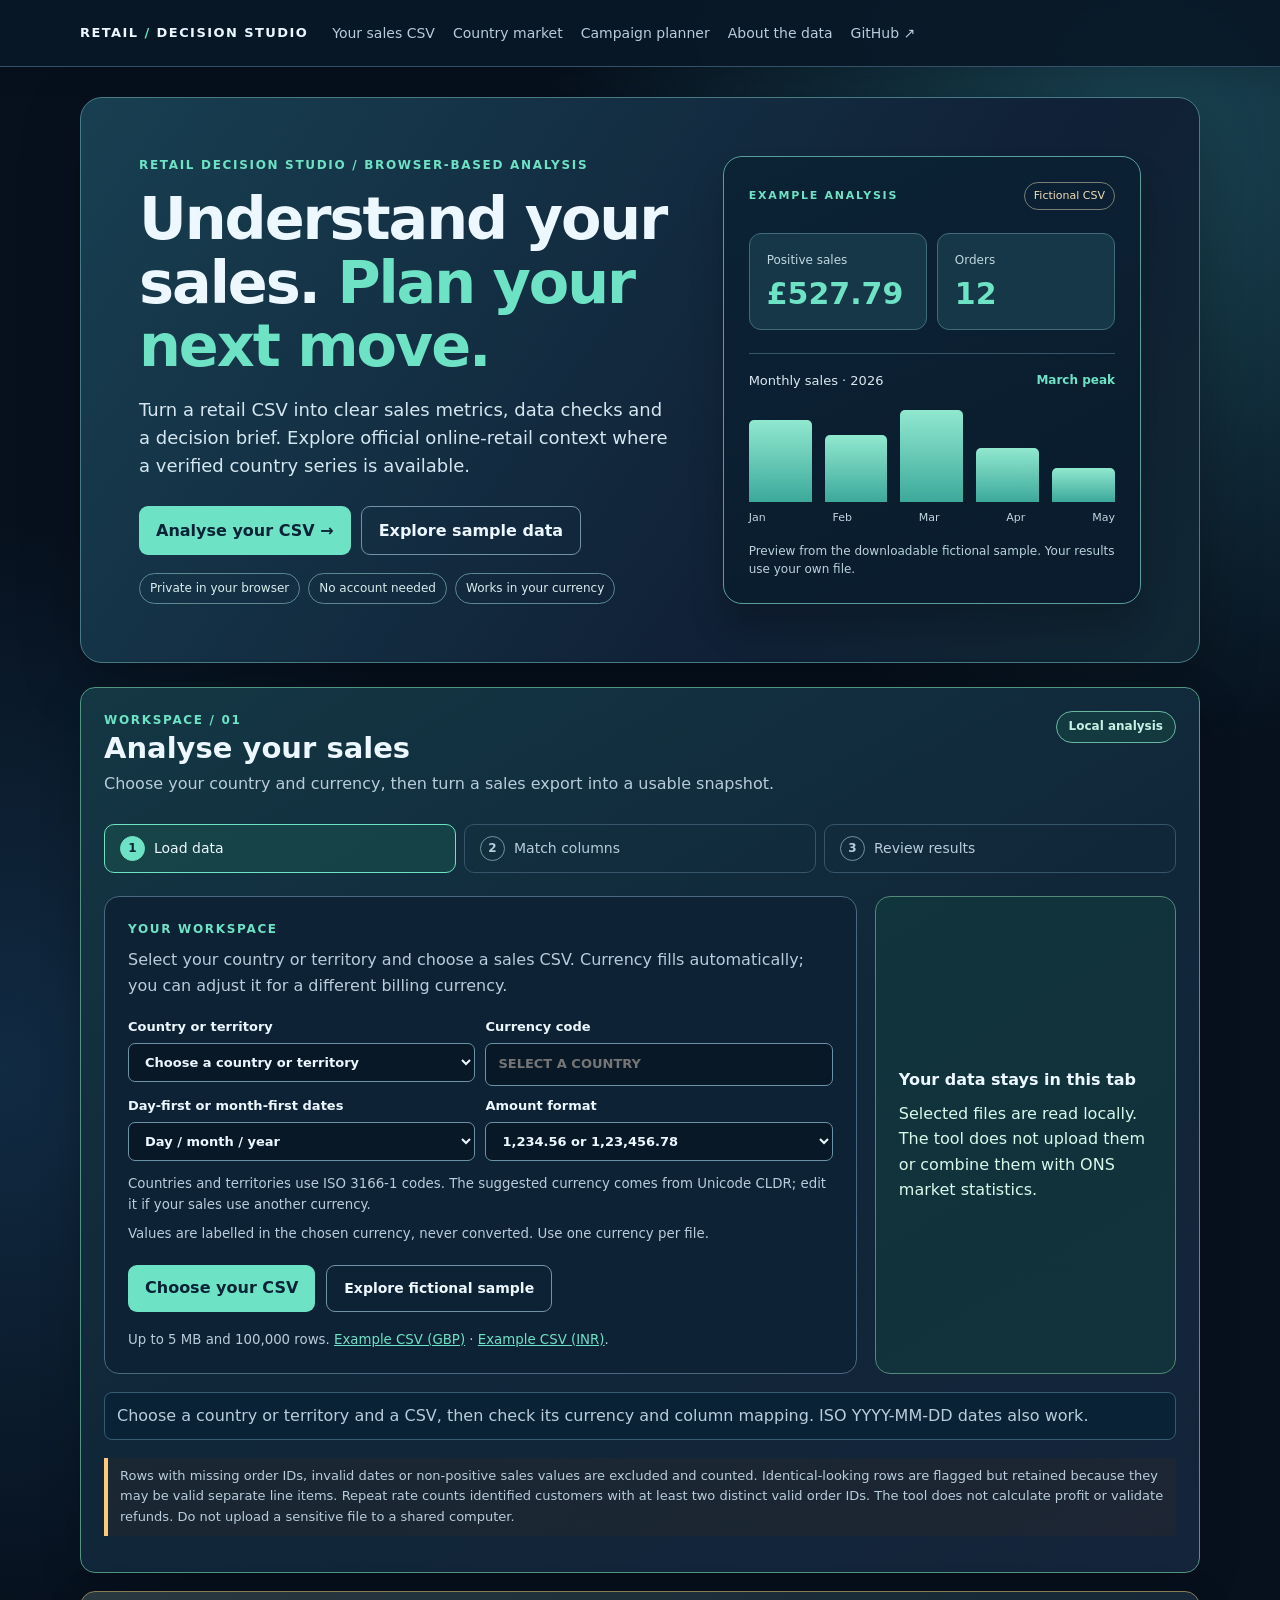
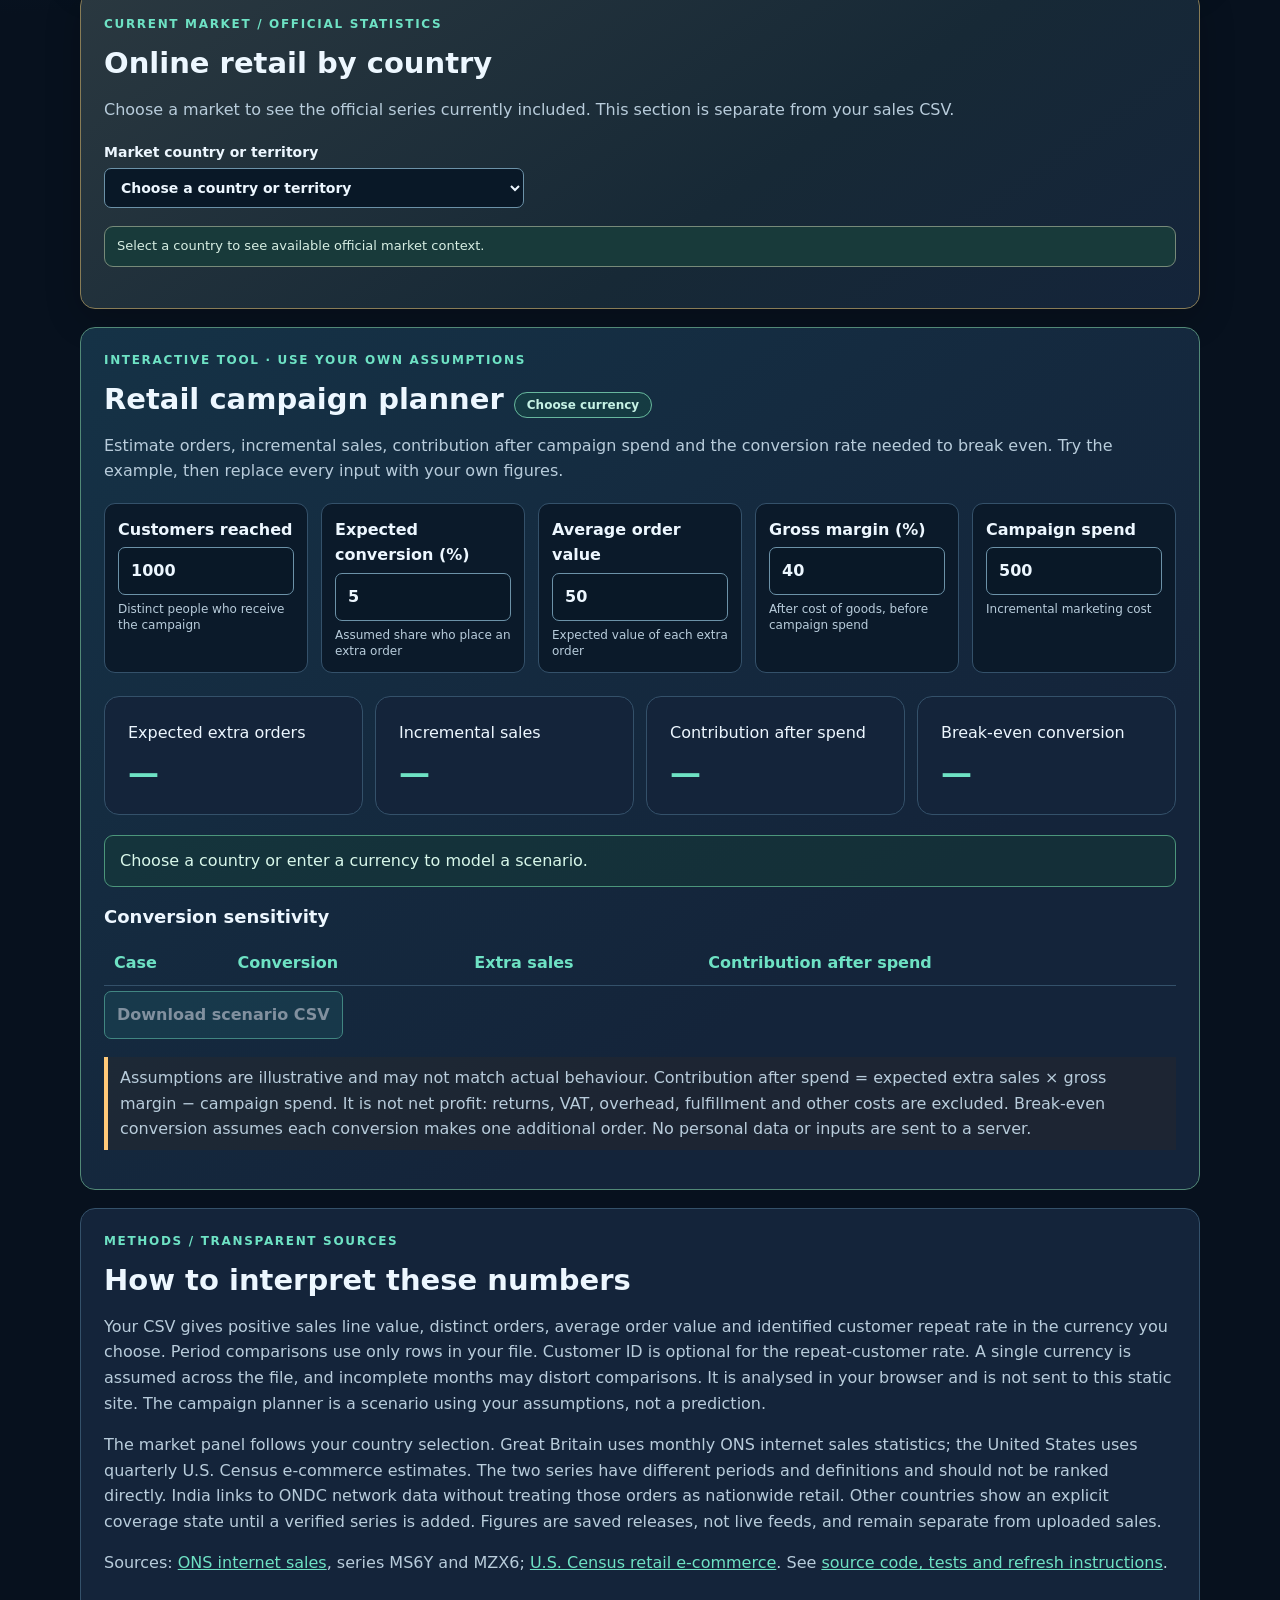
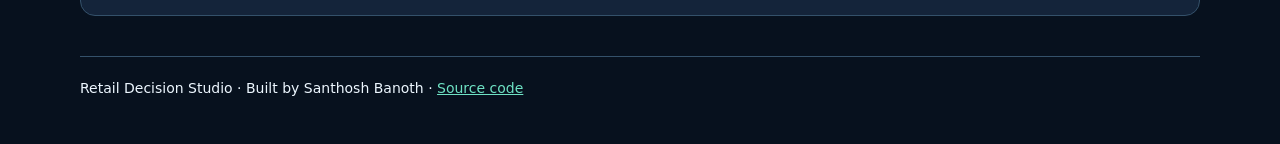
<file: index.html>
<!doctype html><html lang="en"><head><meta charset="utf-8"><meta name="viewport" content="width=device-width, initial-scale=1"><meta name="description" content="Analyse sales from any country in your own currency, explore official Great Britain market context, and model a campaign scenario."><title>Retail Decision Studio · Your sales and current market</title><link rel="stylesheet" href="style.css?v=hero-2026-09"></head><body>
<a class="skip" href="#main">Skip to content</a><header class="topbar"><div class="topbar-inner"><a class="brand" href="#overview">RETAIL<span> / </span>DECISION STUDIO</a><nav aria-label="Main navigation"><a href="#your-data">Your sales CSV</a><a href="#current-market">Country market</a><a href="#scenario">Campaign planner</a><a href="#about">About the data</a><a href="https://github.com/Banoth281/retail-growth-retention-decision-studio">GitHub ↗</a></nav></div></header>
<main id="main"><div class="hero" id="overview"><div class="hero-copy"><p class="eyebrow">Retail Decision Studio / browser-based analysis</p><h1>Understand your sales. <em>Plan your next move.</em></h1><p class="lede">Turn a retail CSV into clear sales metrics, data checks and a decision brief. Explore official online-retail context where a verified country series is available.</p><div class="actions"><a class="button" href="#your-data">Analyse your CSV →</a><a class="button secondary" href="#your-data" id="hero-sample">Explore sample data</a></div><p class="hero-trust"><span>Private in your browser</span><span>No account needed</span><span>Works in your currency</span></p></div><div class="hero-preview" aria-label="Preview of fictional example sales analysis"><div class="preview-top"><span class="preview-label">EXAMPLE ANALYSIS</span><span class="preview-pill">Fictional CSV</span></div><div class="preview-stats"><div><span>Positive sales</span><strong>£527.79</strong></div><div><span>Orders</span><strong>12</strong></div></div><div class="preview-chart"><div class="preview-chart-title"><span>Monthly sales · 2026</span><strong>March peak</strong></div><div class="preview-columns" aria-hidden="true"><span style="height:89%"></span><span style="height:73%"></span><span style="height:100%"></span><span style="height:58%"></span><span style="height:37%"></span></div><div class="preview-labels"><span>Jan</span><span>Feb</span><span>Mar</span><span>Apr</span><span>May</span></div></div><p>Preview from the downloadable fictional sample. Your results use your own file.</p></div></div>
<section id="your-data" class="own-tool"><div class="section-heading"><div><p class="eyebrow">Workspace / 01</p><h2>Analyse your sales</h2><p>Choose your country and currency, then turn a sales export into a usable snapshot.</p></div><span class="tool-badge">Local analysis</span></div><ol class="steps" aria-label="Analysis steps"><li id="step-load" class="active"><span>1</span> Load data</li><li id="step-map"><span>2</span> Match columns</li><li id="step-review"><span>3</span> Review results</li></ol>
<div class="upload-panel"><div><p class="eyebrow">Your workspace</p><p>Select your country or territory and choose a sales CSV. Currency fills automatically; you can adjust it for a different billing currency.</p><div class="global-fields"><label>Country or territory<select id="country-name" aria-describedby="country-help"><option value="">Choose a country or territory</option></select></label><label>Currency code<input id="currency-code" type="text" value="" maxlength="3" placeholder="Select a country" aria-describedby="currency-help"></label><label>Day-first or month-first dates<select id="date-format"><option value="DMY">Day / month / year</option><option value="MDY">Month / day / year</option></select></label><label>Amount format<select id="number-format"><option value="dot">1,234.56 or 1,23,456.78</option><option value="comma">1.234,56</option></select></label></div><small id="country-help">Countries and territories use ISO 3166-1 codes. The suggested currency comes from Unicode CLDR; edit it if your sales use another currency.</small><small id="currency-help">Values are labelled in the chosen currency, never converted. Use one currency per file.</small><div class="upload-actions"><label class="file-button" for="sales-file">Choose your CSV<input id="sales-file" type="file" accept=".csv,text/csv"></label><button id="load-sample" class="button secondary" type="button">Explore fictional sample</button></div><small>Up to 5 MB and 100,000 rows. <a href="sample_sales.csv" download>Example CSV (GBP)</a> · <a href="sample_india_sales.csv" download>Example CSV (INR)</a>.</small></div><div class="privacy"><strong>Your data stays in this tab</strong><p>Selected files are read locally. The tool does not upload them or combine them with ONS market statistics.</p></div></div>
<p id="csv-status" role="status" aria-live="polite">Choose a country or territory and a CSV, then check its currency and column mapping. ISO YYYY-MM-DD dates also work.</p>
<div id="csv-mapping" class="workspace-panel" hidden><p class="eyebrow">Step 2 / check the mapping</p><h3>Match your columns</h3><p>Confirm the three required fields. Add Customer ID only if you want a repeat-customer rate.</p><div class="planner-fields"><label>Order date <select id="column-date"></select></label><label>Order ID <select id="column-order"></select></label><label>Sales value <select id="column-value"></select></label><label>Customer ID (optional) <select id="column-customer"></select></label></div><button id="own-run" type="button">Analyse sales →</button></div>
<div id="own-results" class="workspace-panel" hidden><div class="results-heading"><div><p class="eyebrow">Step 3 / decision snapshot</p><h3>Your sales summary</h3><small id="own-source"></small></div><span class="tool-badge">Ready to review</span></div><div class="planner-results"><div class="card">Positive sales value<div class="value" id="own-revenue"></div></div><div class="card">Distinct orders<div class="value" id="own-orders"></div></div><div class="card">Average order value<div class="value" id="own-aov"></div></div><div class="card">Identified customer repeat rate<div class="value" id="own-repeat"></div></div></div><p id="own-insight" class="planner-insight"></p><h3>Monthly positive sales value</h3><div id="own-bars" class="bars" role="img" aria-label="Monthly positive sales value from the selected CSV"></div><h3>Latest recorded periods</h3><p id="own-period" class="period-card"></p><h3>Data checks</h3><p id="own-quality"></p><div class="result-actions"><button id="own-export" type="button" disabled>Download monthly summary CSV</button><button id="own-brief" type="button" disabled>Download decision brief</button><button id="use-my-aov" class="button secondary" type="button">Use my order value in planner →</button></div></div>
<p class="note">Rows with missing order IDs, invalid dates or non-positive sales values are excluded and counted. Identical-looking rows are flagged but retained because they may be valid separate line items. Repeat rate counts identified customers with at least two distinct valid order IDs. The tool does not calculate profit or validate refunds. Do not upload a sensitive file to a shared computer.</p></section>
<section id="current-market" class="market-now"><p class="eyebrow">Current market / official statistics</p><h2>Online retail by country</h2><p>Choose a market to see the official series currently included. This section is separate from your sales CSV.</p><label class="market-picker">Market country or territory<select id="market-country" aria-label="Market country or territory"><option value="">Choose a country or territory</option></select></label><p id="market-empty" class="market-scope">Select a country to see available official market context.</p><div id="market-gb" hidden><div class="section-heading"><div><h3>Great Britain · ONS internet sales</h3><p>Latest available month <strong>2026-08</strong> · published <strong>18 September 2026</strong></p></div><span class="tool-badge">ONS data</span></div><p class="market-scope">Great Britain only; this is not UK-wide or your retailer’s sales.</p><div class="cards"><div class="card">Online share of retail sales<div class="value">28.8%</div><small>Seasonally adjusted, excluding fuel</small></div><div class="card">Average weekly online sales<div class="value">£2,827.9m</div><small>Weekly estimate, not monthly retailer revenue</small></div><div class="card">Online share vs 2025-08<div class="value">+1.1 pp</div><small>Percentage point change, not sales growth</small></div></div><h3>Online share by month · 2026</h3><div class="bars" role="img" aria-label="ONS online share of retail sales by month in 2026, bar scale 20 to 35 percent"><div class="barrow"><span>2026-01</span><div class="bartrack"><div class="barfill" style="width:52.7%"></div></div><span class="barvalue">27.9%</span></div><div class="barrow"><span>2026-02</span><div class="bartrack"><div class="barfill" style="width:55.3%"></div></div><span class="barvalue">28.3%</span></div><div class="barrow"><span>2026-03</span><div class="bartrack"><div class="barfill" style="width:60.0%"></div></div><span class="barvalue">29.0%</span></div><div class="barrow"><span>2026-04</span><div class="bartrack"><div class="barfill" style="width:55.3%"></div></div><span class="barvalue">28.3%</span></div><div class="barrow"><span>2026-05</span><div class="bartrack"><div class="barfill" style="width:59.3%"></div></div><span class="barvalue">28.9%</span></div><div class="barrow"><span>2026-06</span><div class="bartrack"><div class="barfill" style="width:62.7%"></div></div><span class="barvalue">29.4%</span></div><div class="barrow"><span>2026-07</span><div class="bartrack"><div class="barfill" style="width:56.0%"></div></div><span class="barvalue">28.4%</span></div><div class="barrow"><span>2026-08</span><div class="bartrack"><div class="barfill" style="width:58.7%"></div></div><span class="barvalue">28.8%</span></div></div><p class="note">Bars use a 20–35% visual scale to show monthly differences. These are national market measures, not your uploaded sales. The ONS may revise previous months; no later month is assumed before it is released.</p><small>Source: <a href="https://www.ons.gov.uk/businessindustryandtrade/retailindustry/datasets/retailsalesindexinternetsales">ONS Retail Sales Index internet sales</a>, series MS6Y and MZX6. Refresh with <code>python ons_context.py</code>, then <code>python build_site.py</code>.</small></div><div id="market-us" hidden><div class="section-heading"><div><h3>United States · Census retail e-commerce</h3><p>Latest included quarter <strong>2026 Q2</strong> · published <strong>18 August 2026</strong></p></div><span class="tool-badge">U.S. Census</span></div><p class="market-scope">Quarterly U.S. retail e-commerce; separate methodology and period from Great Britain’s monthly ONS series.</p><div class="cards"><div class="card">E-commerce share of retail sales<div class="value">17.1%</div><small>Seasonally adjusted, 2026 Q2</small></div><div class="card">Retail e-commerce sales<div class="value">$340.2bn</div><small>Seasonally adjusted, 2026 Q2; not adjusted for price changes</small></div><div class="card">E-commerce sales vs 2025 Q2<div class="value">+12.2%</div><small>Year-on-year change in seasonally adjusted estimate (±0.9 pp)</small></div></div><p class="note">The Census estimate is quarterly and follows a different definition from the ONS monthly Great Britain series. Do not compare these shares as a like-for-like country ranking.</p><small>Source: <a href="https://www.census.gov/retail/ecommerce.html">U.S. Census Bureau, Quarterly Retail E-Commerce Sales, 2026 Q2</a>.</small></div><div id="market-in" hidden><h3>India · source coverage</h3><p class="market-scope">No verified nationwide online-retail share series is included for India. The ONDC data below measure orders on that network only, not all Indian e-commerce.</p><p>Explore <a href="https://opendata.ondc.org/retail">ONDC retail orders open data</a>. Check its reporting dates and definitions before using a number in a decision.</p></div><div id="market-other" hidden><h3 id="market-other-title"></h3><p class="market-scope">No verified country-specific online-retail series has been added for this selection. The site will not substitute another country’s figures or invent a market estimate.</p><p>Your own CSV analysis and campaign scenario remain available in your selected currency.</p></div></section>
<section id="scenario" class="planner"><p class="eyebrow">Interactive tool · use your own assumptions</p><h2>Retail campaign planner <span id="planner-currency" class="tool-badge">Choose currency</span></h2><p>Estimate orders, incremental sales, contribution after campaign spend and the conversion rate needed to break even. Try the example, then replace every input with your own figures.</p>
<div class="planner-fields"><label>Customers reached<input id="reached" type="number" min="0" max="10000000" step="1" value="1000"><small>Distinct people who receive the campaign</small></label><label>Expected conversion (%)<input id="conversion" type="number" min="0" max="100" step="0.1" value="5"><small>Assumed share who place an extra order</small></label><label>Average order value <input id="basket" type="number" min="0" max="1000000" step="0.01" value="50"><small>Expected value of each extra order</small></label><label>Gross margin (%)<input id="margin" type="number" min="0" max="100" step="0.1" value="40"><small>After cost of goods, before campaign spend</small></label><label>Campaign spend <input id="spend" type="number" min="0" max="100000000" step="0.01" value="500"><small>Incremental marketing cost</small></label></div>
<p id="planner-error" role="alert" hidden>Enter valid numbers within the ranges shown.</p><div class="planner-results" aria-live="polite"><div class="card">Expected extra orders<div id="orders" class="value">50</div></div><div class="card">Incremental sales<div id="estimate" class="value">—</div></div><div class="card">Contribution after spend<div id="net" class="value">—</div></div><div class="card">Break-even conversion<div id="break-even" class="value">2.5%</div></div></div><p id="planner-insight" class="planner-insight">At these assumptions, estimated contribution covers campaign spend.</p>
<h3>Conversion sensitivity</h3><div class="table-scroll"><table><thead><tr><th>Case</th><th>Conversion</th><th>Extra sales</th><th>Contribution after spend</th></tr></thead><tbody id="sensitivity"></tbody></table></div><button id="planner-export" type="button">Download scenario CSV</button><p class="note">Assumptions are illustrative and may not match actual behaviour. Contribution after spend = expected extra sales × gross margin − campaign spend. It is not net profit: returns, VAT, overhead, fulfillment and other costs are excluded. Break-even conversion assumes each conversion makes one additional order. No personal data or inputs are sent to a server.</p></section>
<section id="about"><p class="eyebrow">Methods / transparent sources</p><h2>How to interpret these numbers</h2><p>Your CSV gives positive sales line value, distinct orders, average order value and identified customer repeat rate in the currency you choose. Period comparisons use only rows in your file. Customer ID is optional for the repeat-customer rate. A single currency is assumed across the file, and incomplete months may distort comparisons. It is analysed in your browser and is not sent to this static site. The campaign planner is a scenario using your assumptions, not a prediction.</p><p>The market panel follows your country selection. Great Britain uses monthly ONS internet sales statistics; the United States uses quarterly U.S. Census e-commerce estimates. The two series have different periods and definitions and should not be ranked directly. India links to ONDC network data without treating those orders as nationwide retail. Other countries show an explicit coverage state until a verified series is added. Figures are saved releases, not live feeds, and remain separate from uploaded sales.</p><p>Sources: <a href="https://www.ons.gov.uk/businessindustryandtrade/retailindustry/datasets/retailsalesindexinternetsales">ONS internet sales</a>, series MS6Y and MZX6; <a href="https://www.census.gov/retail/ecommerce.html">U.S. Census retail e-commerce</a>. See <a href="https://github.com/Banoth281/retail-growth-retention-decision-studio">source code, tests and refresh instructions</a>.</p></section></main><footer>Retail Decision Studio · Built by Santhosh Banoth · <a href="https://github.com/Banoth281/retail-growth-retention-decision-studio">Source code</a></footer><script src="campaign.js?v=hero-2026-09"></script><script src="country_currencies.js?v=hero-2026-09"></script><script src="your_data.js?v=hero-2026-09"></script><script src="market_context.js?v=hero-2026-09"></script></body></html>
</file>
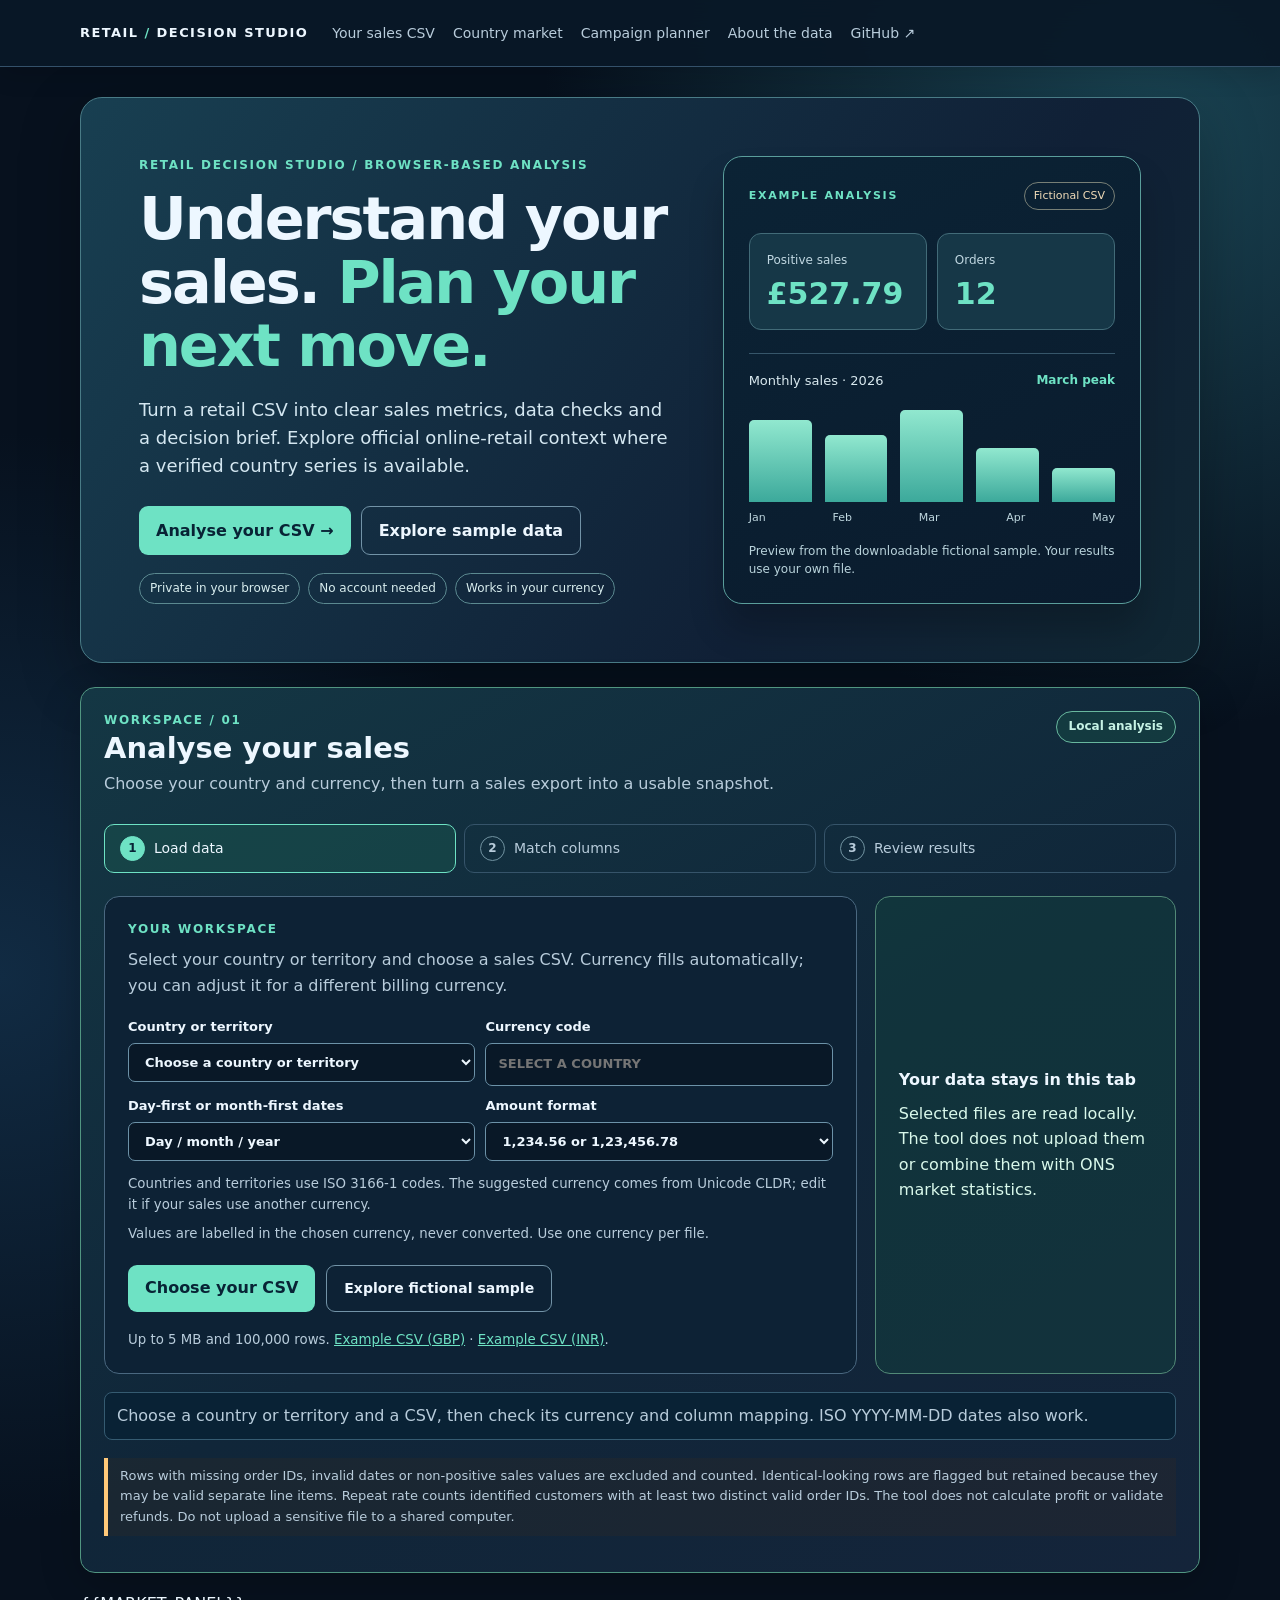
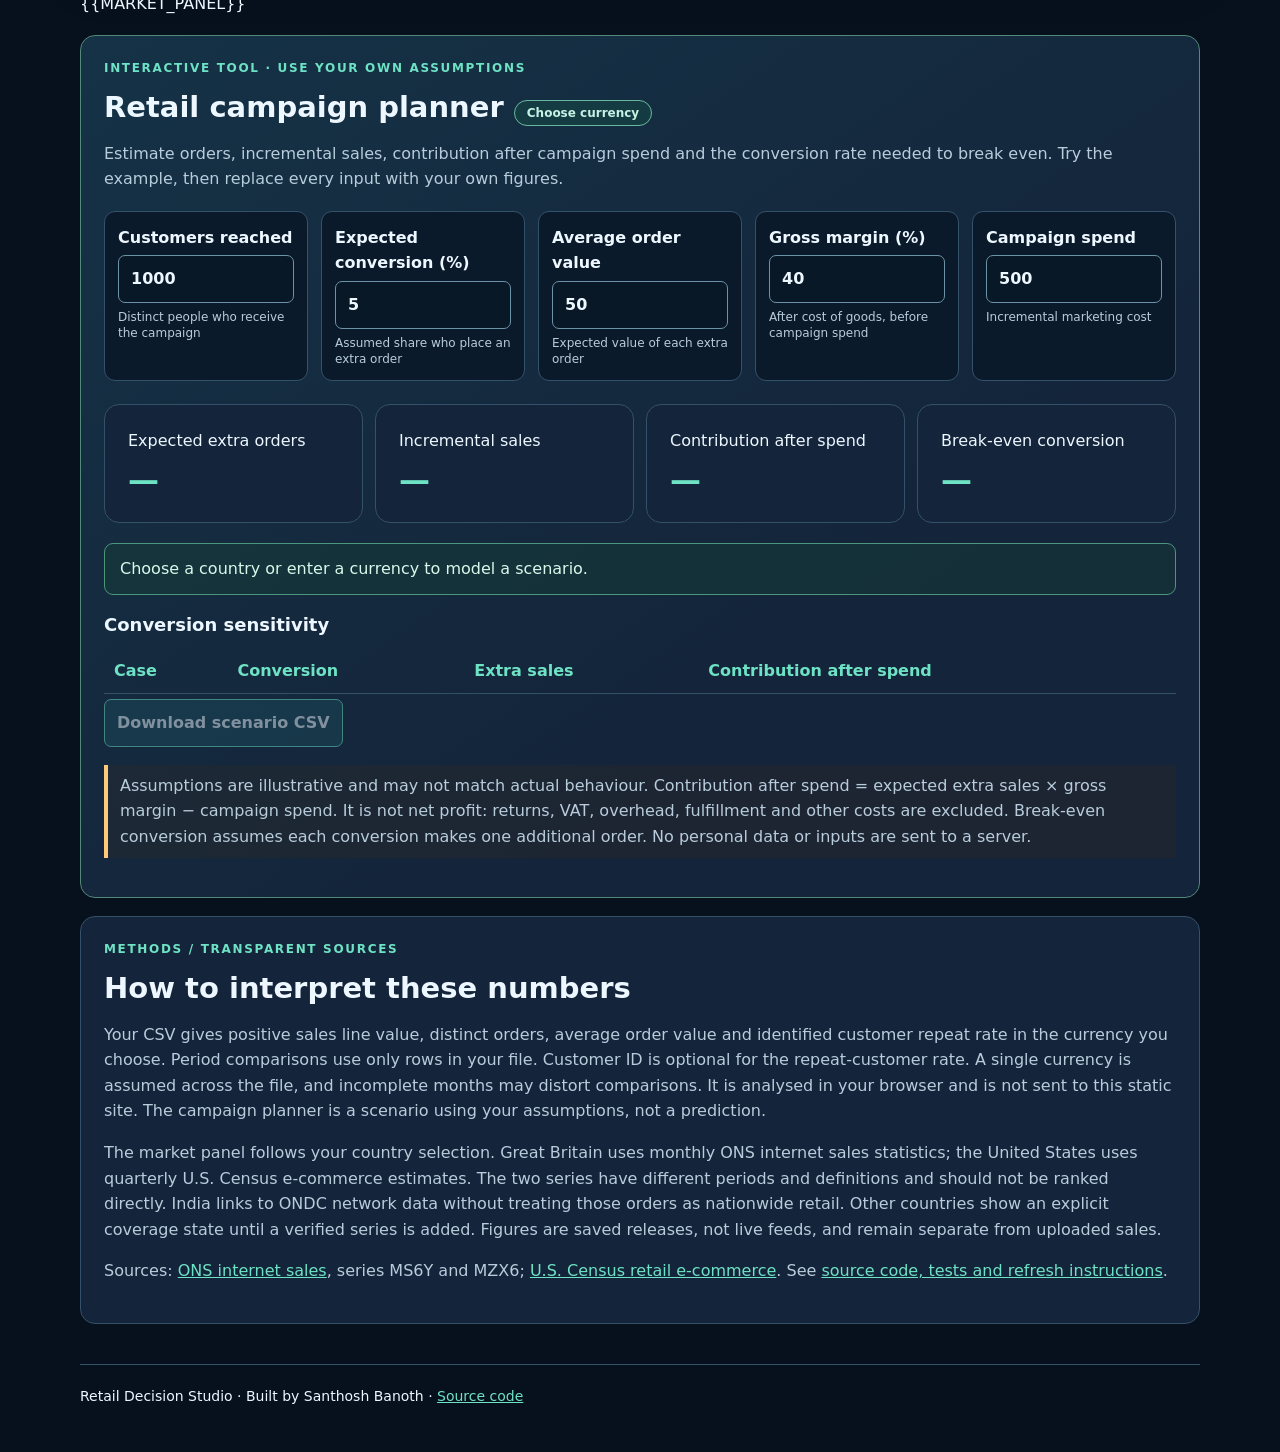
<file: site_template.html>
<!doctype html><html lang="en"><head><meta charset="utf-8"><meta name="viewport" content="width=device-width, initial-scale=1"><meta name="description" content="Analyse sales from any country in your own currency, explore official Great Britain market context, and model a campaign scenario."><title>Retail Decision Studio · Your sales and current market</title><link rel="stylesheet" href="style.css?v=hero-2026-09"></head><body>
<a class="skip" href="#main">Skip to content</a><header class="topbar"><div class="topbar-inner"><a class="brand" href="#overview">RETAIL<span> / </span>DECISION STUDIO</a><nav aria-label="Main navigation"><a href="#your-data">Your sales CSV</a><a href="#current-market">Country market</a><a href="#scenario">Campaign planner</a><a href="#about">About the data</a><a href="https://github.com/Banoth281/retail-growth-retention-decision-studio">GitHub ↗</a></nav></div></header>
<main id="main"><div class="hero" id="overview"><div class="hero-copy"><p class="eyebrow">Retail Decision Studio / browser-based analysis</p><h1>Understand your sales. <em>Plan your next move.</em></h1><p class="lede">Turn a retail CSV into clear sales metrics, data checks and a decision brief. Explore official online-retail context where a verified country series is available.</p><div class="actions"><a class="button" href="#your-data">Analyse your CSV →</a><a class="button secondary" href="#your-data" id="hero-sample">Explore sample data</a></div><p class="hero-trust"><span>Private in your browser</span><span>No account needed</span><span>Works in your currency</span></p></div><div class="hero-preview" aria-label="Preview of fictional example sales analysis"><div class="preview-top"><span class="preview-label">EXAMPLE ANALYSIS</span><span class="preview-pill">Fictional CSV</span></div><div class="preview-stats"><div><span>Positive sales</span><strong>£527.79</strong></div><div><span>Orders</span><strong>12</strong></div></div><div class="preview-chart"><div class="preview-chart-title"><span>Monthly sales · 2026</span><strong>March peak</strong></div><div class="preview-columns" aria-hidden="true"><span style="height:89%"></span><span style="height:73%"></span><span style="height:100%"></span><span style="height:58%"></span><span style="height:37%"></span></div><div class="preview-labels"><span>Jan</span><span>Feb</span><span>Mar</span><span>Apr</span><span>May</span></div></div><p>Preview from the downloadable fictional sample. Your results use your own file.</p></div></div>
<section id="your-data" class="own-tool"><div class="section-heading"><div><p class="eyebrow">Workspace / 01</p><h2>Analyse your sales</h2><p>Choose your country and currency, then turn a sales export into a usable snapshot.</p></div><span class="tool-badge">Local analysis</span></div><ol class="steps" aria-label="Analysis steps"><li id="step-load" class="active"><span>1</span> Load data</li><li id="step-map"><span>2</span> Match columns</li><li id="step-review"><span>3</span> Review results</li></ol>
<div class="upload-panel"><div><p class="eyebrow">Your workspace</p><p>Select your country or territory and choose a sales CSV. Currency fills automatically; you can adjust it for a different billing currency.</p><div class="global-fields"><label>Country or territory<select id="country-name" aria-describedby="country-help"><option value="">Choose a country or territory</option></select></label><label>Currency code<input id="currency-code" type="text" value="" maxlength="3" placeholder="Select a country" aria-describedby="currency-help"></label><label>Day-first or month-first dates<select id="date-format"><option value="DMY">Day / month / year</option><option value="MDY">Month / day / year</option></select></label><label>Amount format<select id="number-format"><option value="dot">1,234.56 or 1,23,456.78</option><option value="comma">1.234,56</option></select></label></div><small id="country-help">Countries and territories use ISO 3166-1 codes. The suggested currency comes from Unicode CLDR; edit it if your sales use another currency.</small><small id="currency-help">Values are labelled in the chosen currency, never converted. Use one currency per file.</small><div class="upload-actions"><label class="file-button" for="sales-file">Choose your CSV<input id="sales-file" type="file" accept=".csv,text/csv"></label><button id="load-sample" class="button secondary" type="button">Explore fictional sample</button></div><small>Up to 5 MB and 100,000 rows. <a href="sample_sales.csv" download>Example CSV (GBP)</a> · <a href="sample_india_sales.csv" download>Example CSV (INR)</a>.</small></div><div class="privacy"><strong>Your data stays in this tab</strong><p>Selected files are read locally. The tool does not upload them or combine them with ONS market statistics.</p></div></div>
<p id="csv-status" role="status" aria-live="polite">Choose a country or territory and a CSV, then check its currency and column mapping. ISO YYYY-MM-DD dates also work.</p>
<div id="csv-mapping" class="workspace-panel" hidden><p class="eyebrow">Step 2 / check the mapping</p><h3>Match your columns</h3><p>Confirm the three required fields. Add Customer ID only if you want a repeat-customer rate.</p><div class="planner-fields"><label>Order date <select id="column-date"></select></label><label>Order ID <select id="column-order"></select></label><label>Sales value <select id="column-value"></select></label><label>Customer ID (optional) <select id="column-customer"></select></label></div><button id="own-run" type="button">Analyse sales →</button></div>
<div id="own-results" class="workspace-panel" hidden><div class="results-heading"><div><p class="eyebrow">Step 3 / decision snapshot</p><h3>Your sales summary</h3><small id="own-source"></small></div><span class="tool-badge">Ready to review</span></div><div class="planner-results"><div class="card">Positive sales value<div class="value" id="own-revenue"></div></div><div class="card">Distinct orders<div class="value" id="own-orders"></div></div><div class="card">Average order value<div class="value" id="own-aov"></div></div><div class="card">Identified customer repeat rate<div class="value" id="own-repeat"></div></div></div><p id="own-insight" class="planner-insight"></p><h3>Monthly positive sales value</h3><div id="own-bars" class="bars" role="img" aria-label="Monthly positive sales value from the selected CSV"></div><h3>Latest recorded periods</h3><p id="own-period" class="period-card"></p><h3>Data checks</h3><p id="own-quality"></p><div class="result-actions"><button id="own-export" type="button" disabled>Download monthly summary CSV</button><button id="own-brief" type="button" disabled>Download decision brief</button><button id="use-my-aov" class="button secondary" type="button">Use my order value in planner →</button></div></div>
<p class="note">Rows with missing order IDs, invalid dates or non-positive sales values are excluded and counted. Identical-looking rows are flagged but retained because they may be valid separate line items. Repeat rate counts identified customers with at least two distinct valid order IDs. The tool does not calculate profit or validate refunds. Do not upload a sensitive file to a shared computer.</p></section>
{{MARKET_PANEL}}
<section id="scenario" class="planner"><p class="eyebrow">Interactive tool · use your own assumptions</p><h2>Retail campaign planner <span id="planner-currency" class="tool-badge">Choose currency</span></h2><p>Estimate orders, incremental sales, contribution after campaign spend and the conversion rate needed to break even. Try the example, then replace every input with your own figures.</p>
<div class="planner-fields"><label>Customers reached<input id="reached" type="number" min="0" max="10000000" step="1" value="1000"><small>Distinct people who receive the campaign</small></label><label>Expected conversion (%)<input id="conversion" type="number" min="0" max="100" step="0.1" value="5"><small>Assumed share who place an extra order</small></label><label>Average order value <input id="basket" type="number" min="0" max="1000000" step="0.01" value="50"><small>Expected value of each extra order</small></label><label>Gross margin (%)<input id="margin" type="number" min="0" max="100" step="0.1" value="40"><small>After cost of goods, before campaign spend</small></label><label>Campaign spend <input id="spend" type="number" min="0" max="100000000" step="0.01" value="500"><small>Incremental marketing cost</small></label></div>
<p id="planner-error" role="alert" hidden>Enter valid numbers within the ranges shown.</p><div class="planner-results" aria-live="polite"><div class="card">Expected extra orders<div id="orders" class="value">50</div></div><div class="card">Incremental sales<div id="estimate" class="value">—</div></div><div class="card">Contribution after spend<div id="net" class="value">—</div></div><div class="card">Break-even conversion<div id="break-even" class="value">2.5%</div></div></div><p id="planner-insight" class="planner-insight">At these assumptions, estimated contribution covers campaign spend.</p>
<h3>Conversion sensitivity</h3><div class="table-scroll"><table><thead><tr><th>Case</th><th>Conversion</th><th>Extra sales</th><th>Contribution after spend</th></tr></thead><tbody id="sensitivity"></tbody></table></div><button id="planner-export" type="button">Download scenario CSV</button><p class="note">Assumptions are illustrative and may not match actual behaviour. Contribution after spend = expected extra sales × gross margin − campaign spend. It is not net profit: returns, VAT, overhead, fulfillment and other costs are excluded. Break-even conversion assumes each conversion makes one additional order. No personal data or inputs are sent to a server.</p></section>
<section id="about"><p class="eyebrow">Methods / transparent sources</p><h2>How to interpret these numbers</h2><p>Your CSV gives positive sales line value, distinct orders, average order value and identified customer repeat rate in the currency you choose. Period comparisons use only rows in your file. Customer ID is optional for the repeat-customer rate. A single currency is assumed across the file, and incomplete months may distort comparisons. It is analysed in your browser and is not sent to this static site. The campaign planner is a scenario using your assumptions, not a prediction.</p><p>The market panel follows your country selection. Great Britain uses monthly ONS internet sales statistics; the United States uses quarterly U.S. Census e-commerce estimates. The two series have different periods and definitions and should not be ranked directly. India links to ONDC network data without treating those orders as nationwide retail. Other countries show an explicit coverage state until a verified series is added. Figures are saved releases, not live feeds, and remain separate from uploaded sales.</p><p>Sources: <a href="https://www.ons.gov.uk/businessindustryandtrade/retailindustry/datasets/retailsalesindexinternetsales">ONS internet sales</a>, series MS6Y and MZX6; <a href="https://www.census.gov/retail/ecommerce.html">U.S. Census retail e-commerce</a>. See <a href="https://github.com/Banoth281/retail-growth-retention-decision-studio">source code, tests and refresh instructions</a>.</p></section></main><footer>Retail Decision Studio · Built by Santhosh Banoth · <a href="https://github.com/Banoth281/retail-growth-retention-decision-studio">Source code</a></footer><script src="campaign.js?v=hero-2026-09"></script><script src="country_currencies.js?v=hero-2026-09"></script><script src="your_data.js?v=hero-2026-09"></script><script src="market_context.js?v=hero-2026-09"></script></body></html>
</file>
<file: style.css>
:root{color-scheme:dark;--bg:#07111e;--surface:#14243a;--surface2:#1b3048;--line:#34516a;--text:#edf7ff;--muted:#b8ccdb;--accent:#6ee2c4;--amber:#ffc979}
*{box-sizing:border-box}html{scroll-behavior:smooth;scroll-padding-top:92px}body{margin:0;background:radial-gradient(circle at 86% 0%,#153450 0,transparent 36rem),var(--bg);color:var(--text);font:16px/1.6 system-ui,-apple-system,Segoe UI,sans-serif}main,.topbar-inner,footer{width:min(1120px,calc(100% - 40px));margin:auto}a{color:var(--accent)}a:hover{text-decoration-thickness:2px}a:focus-visible,button:focus-visible,select:focus-visible,input:focus-visible{outline:3px solid var(--amber);outline-offset:3px}.skip{position:absolute;left:-9999px;top:10px;background:var(--accent);color:#062338;padding:10px;z-index:20}.skip:focus{left:10px}.topbar{position:sticky;top:0;z-index:10;background:#091827ee;border-bottom:1px solid var(--line);backdrop-filter:blur(14px)}.topbar-inner{display:flex;align-items:center;gap:24px;min-height:66px}.brand{color:var(--text);font-weight:800;text-decoration:none;white-space:nowrap;letter-spacing:.02em}.brand span{color:var(--accent)}nav{display:flex;gap:18px;align-items:center;overflow-x:auto;white-space:nowrap}nav a{color:var(--muted);text-decoration:none;font-size:14px}nav a:hover{color:var(--accent)}.hero{margin:45px 0 30px;padding:42px;border:1px solid var(--line);border-radius:22px;background:linear-gradient(125deg,#193854,#102034 68%,#152b3d);box-shadow:0 18px 60px #0004}.eyebrow{font-size:12px;font-weight:800;letter-spacing:.14em;text-transform:uppercase;color:var(--accent);margin:0 0 12px}h1{font-size:clamp(32px,5vw,56px);line-height:1.08;letter-spacing:-.035em;margin:0 0 16px;max-width:780px}h2{font-size:clamp(23px,3vw,29px);line-height:1.2;margin:0 0 13px}h3{margin:0 0 8px;font-size:18px}.lede{font-size:19px;max-width:760px;color:#d4e7f1}.taglist,.actions{display:flex;gap:10px;flex-wrap:wrap;margin:20px 0}.tag{padding:5px 11px;border:1px solid #5c8498;border-radius:100px;color:#d6e7ee;font-size:13px}.button{display:inline-block;padding:11px 17px;background:var(--accent);color:#082335;border-radius:9px;text-decoration:none;font-weight:750}.button.secondary{background:transparent;color:var(--text);border:1px solid #7293a7}.button:hover{filter:brightness(1.12)}.section-lead{color:var(--muted)}.cards{display:flex;flex-wrap:wrap;gap:14px}.card,section{background:var(--surface);border:1px solid var(--line);border-radius:15px;padding:23px;margin:18px 0}.cards .card{min-width:190px;flex:1;margin:0}.value{font-size:clamp(24px,3vw,31px);line-height:1.25;color:var(--accent);font-weight:800;margin-top:7px;word-break:break-word}.summary-grid{display:grid;grid-template-columns:repeat(3,minmax(0,1fr));gap:14px}.summary-grid article{border:1px solid var(--line);border-radius:13px;padding:20px;background:var(--surface2)}.summary-grid p{margin:0;color:var(--muted)}.summary-grid .number{color:var(--accent);font-size:13px;font-weight:800;letter-spacing:.12em}p,small{color:var(--muted)}strong{color:var(--text)}small{display:block;line-height:1.6}img{width:100%;height:auto;border-radius:8px}.table-scroll{overflow-x:auto}table{border-collapse:collapse;width:100%;min-width:560px}th,td{padding:10px;border-bottom:1px solid var(--line);text-align:left}th{color:var(--accent)}.note{border-left:4px solid var(--amber);padding:8px 12px;background:#342a2044}.bars{display:grid;gap:8px;margin:15px 0}.barrow{display:grid;grid-template-columns:80px 1fr 130px;gap:10px;align-items:center}.bartrack{height:16px;background:#30435c;border-radius:5px;overflow:hidden}.barfill{height:100%;background:var(--accent);border-radius:5px}.barvalue{text-align:right;font-variant-numeric:tabular-nums}label{display:block;margin:12px 0;font-weight:650}input,select,button{display:block;margin-top:5px;padding:10px 12px;background:#091827;color:var(--text);border:1px solid #6c92a8;border-radius:7px;font:inherit}input{width:170px;max-width:100%}select{min-width:160px;max-width:100%}button{cursor:pointer;background:#1b4958;border-color:var(--accent);font-weight:700}.estimate{font-size:28px;color:var(--accent);font-weight:800}footer{border-top:1px solid var(--line);margin-top:40px;padding:20px 0 45px;font-size:14px}
@media(max-width:720px){main,.topbar-inner,footer{width:min(100% - 28px,1120px)}.topbar-inner{display:block;padding:10px 0}.brand{display:block;margin-bottom:4px}nav{gap:15px;padding-bottom:4px}.hero{padding:25px;margin-top:22px}.summary-grid{grid-template-columns:1fr}.barrow{grid-template-columns:65px 1fr 90px;gap:5px;font-size:12px}.card,section{padding:18px}.cards .card{min-width:145px}}
@media(prefers-reduced-motion:reduce){html{scroll-behavior:auto}}
.planner{background:linear-gradient(145deg,#153246,#14243a 70%);border-color:#528977}.planner-fields{display:grid;grid-template-columns:repeat(auto-fit,minmax(175px,1fr));gap:13px}.planner-fields label{margin:3px 0;padding:13px;border:1px solid var(--line);border-radius:11px;background:#0b1a2a}.planner-fields small{font-size:12px;font-weight:400;line-height:1.35;margin-top:6px}.planner-fields input{width:100%}.planner-results{display:grid;grid-template-columns:repeat(auto-fit,minmax(180px,1fr));gap:12px;margin:20px 0}.planner-results .card{margin:0;min-width:0}.planner-insight{border:1px solid #4c967b;border-radius:9px;background:#16463355;padding:12px 15px;color:#d9f8eb}.planner-insight.negative{border-color:#bb7466;background:#5b2d2d66;color:#ffe5dc}button:disabled{opacity:.5;cursor:not-allowed}#planner-error{color:#ffd5cb;font-weight:700}.planner .note{margin-top:18px}
.own-tool{border-color:#5486a2;background:linear-gradient(145deg,#16354b,#14243a 70%)}.upload-row{display:flex;flex-wrap:wrap;align-items:center;gap:20px}.upload-row label{flex:1;min-width:250px}.upload-row input[type=file]{width:100%;max-width:500px;font-size:14px}.privacy{flex:1;min-width:230px;padding:12px;border:1px solid #528977;border-radius:9px;color:#d9f8eb}#csv-status{padding:10px 12px;background:#092235;border-radius:8px}#csv-status.negative{color:#ffd5cb;background:#522c2c}.own-tool .planner-fields{margin:12px 0}.own-tool .planner-fields select{width:100%;min-width:0}.own-tool .planner-results{margin-top:16px}.own-tool .note{margin-top:18px}[hidden]{display:none!important}
/* Product workspace */
body{background:radial-gradient(circle at 90% 4%,#1a4453 0,transparent 38rem),radial-gradient(circle at 0 32%,#112b43 0,transparent 34rem),var(--bg)}
.brand{font-size:13px;letter-spacing:.11em}.topbar{box-shadow:0 8px 24px #0002}
.hero{display:grid;grid-template-columns:minmax(0,1.35fr) minmax(260px,.65fr);gap:36px;align-items:center;margin:30px 0 24px;padding:clamp(28px,5vw,58px);background:linear-gradient(125deg,#183f51,#102036 68%,#102733);border-color:#497b86}
.hero h1{max-width:680px}.hero h1 em{color:var(--accent);font-style:normal}.hero .lede{max-width:650px}.hero-trust{font-size:13px;color:#cce4e7;margin:16px 0 0}
.hero-preview{background:#071a2bcf;border:1px solid #54857e;border-radius:19px;padding:24px;box-shadow:0 25px 35px #0003}.preview-label{color:var(--accent);font-size:11px;font-weight:800;letter-spacing:.16em}.preview-row{display:flex;align-items:center;gap:14px;padding:17px 2px;border-bottom:1px solid #355366;font-weight:700}.preview-index{color:var(--accent);font-size:12px}.preview-mark{margin-left:auto;color:var(--accent)}.hero-preview p{font-size:13px;margin-bottom:0}
.own-tool{border-color:#519681;background:linear-gradient(150deg,#143744,#102639 54%,#14243a);box-shadow:0 12px 42px #0003}.section-heading,.results-heading{display:flex;justify-content:space-between;align-items:start;gap:18px}.section-heading p{margin:0}.section-heading h2{margin-bottom:6px}.tool-badge{white-space:nowrap;border:1px solid #68b79e;color:#c6f2e5;background:#164b4480;border-radius:99px;padding:5px 12px;font-size:12px;font-weight:700}
.steps{display:grid;grid-template-columns:repeat(3,1fr);padding:0;margin:27px 0 23px;list-style:none;gap:8px}.steps li{display:flex;align-items:center;gap:9px;padding:11px 15px;color:#b8ccdb;border:1px solid #36546a;border-radius:10px;font-size:14px}.steps li span{display:inline-grid;place-items:center;width:25px;height:25px;flex:none;border-radius:50%;border:1px solid #7193a1;font-size:12px;font-weight:800}.steps .active{color:#edf7ff;border-color:#6ee2c4;background:#19534d88}.steps .active span,.steps .complete span{background:var(--accent);color:#082335;border-color:var(--accent)}
.upload-panel{display:grid;grid-template-columns:minmax(0,1.5fr) minmax(215px,.6fr);gap:18px;align-items:stretch}.upload-panel>div:first-child,.workspace-panel{border:1px solid #4a6880;border-radius:15px;background:#0d2235;padding:23px}.upload-panel h3{font-size:20px}.upload-panel p{margin:6px 0 14px}.upload-actions,.result-actions{display:flex;align-items:center;gap:11px;flex-wrap:wrap;margin:17px 0}.file-button{position:relative;overflow:hidden;display:inline-flex;align-items:center;min-height:47px;margin:0;padding:9px 17px;border-radius:9px;background:var(--accent);color:#082335;font-weight:800;cursor:pointer}.file-button input{position:absolute;inset:0;width:100%!important;max-width:none!important;height:100%;opacity:0;cursor:pointer}.file-button:focus-within{outline:3px solid var(--amber);outline-offset:3px}.upload-actions button,.result-actions button{margin:0;min-height:47px}.upload-panel .privacy{min-width:0;margin:0;background:#12463f66;border-radius:15px;padding:23px;display:flex;flex-direction:column;justify-content:center}.privacy p{color:#d9f8eb;margin:8px 0 0}.upload-panel small{margin-top:8px}.workspace-panel{margin:18px 0;scroll-margin-top:90px}.workspace-panel>p:not(.eyebrow){margin-top:0}.workspace-panel .planner-fields label{background:#102c3b}.results-heading h3{font-size:22px;margin:0}.own-tool .planner-results .card{background:#193951}.own-tool #own-bars{margin:20px 0 28px}.own-tool #own-quality{background:#112c3a;border:1px solid #365c67;border-radius:10px;padding:14px}.own-tool #csv-status{border:1px solid #355b71;margin:18px 0}.own-tool .note{font-size:13px}.own-tool button.button.secondary{color:var(--text);background:transparent}
@media(max-width:820px){.hero{grid-template-columns:1fr}.hero-preview{display:none}.upload-panel{grid-template-columns:1fr}.steps li{padding:10px;font-size:12px}.section-heading,.results-heading{flex-wrap:wrap}}
@media(max-width:520px){.steps{gap:5px}.steps li{display:block;text-align:center;line-height:1.25}.steps li span{margin:0 auto 6px}.upload-panel>div:first-child,.workspace-panel{padding:17px}.upload-actions>*{width:100%;justify-content:center}.result-actions>*{width:100%}}
.market-now{border-color:#887c56;background:linear-gradient(145deg,#2a3840,#172936 60%,#14243a);box-shadow:0 10px 36px #0003}.market-now .section-heading{align-items:center}.market-now .cards{margin:20px 0 25px}.market-now .card{background:#172d3b;border-color:#5f7680}.market-now .card small{font-size:12px;margin-top:6px}.market-now h3{margin-top:20px}.market-now .bartrack{height:21px;background:#304354}.market-now .barfill{background:linear-gradient(90deg,#6ee2c4,#b6ead8)}.market-now .barrow{grid-template-columns:85px 1fr 70px}.market-now .barvalue{font-weight:750;color:#d8f7e9}.market-now .note{margin-top:19px}
.preset-actions{display:flex;flex-wrap:wrap;gap:8px;margin:16px 0}.preset-actions button{margin:0;padding:8px 12px;border-color:#547e87;background:#143b49;font-size:13px}.preset-actions button:hover{background:#1b5d5a}.global-fields{display:grid;grid-template-columns:repeat(2,minmax(0,1fr));gap:10px;margin:12px 0}.global-fields label{margin:0;font-size:13px;font-weight:700}.global-fields input,.global-fields select{width:100%;min-width:0;max-width:none}.global-fields #currency-code{text-transform:uppercase}.upload-panel .upload-actions{margin-top:20px}.upload-panel .upload-actions button{font-size:14px}.own-tool #own-bars .barrow{grid-template-columns:80px 1fr 150px}
@media(max-width:520px){.global-fields{grid-template-columns:1fr}.own-tool #own-bars .barrow{grid-template-columns:65px 1fr 96px}}
.market-scope{margin:12px 0;padding:9px 12px;border:1px solid #778a79;border-radius:9px;background:#183a3a;color:#d7eee3;font-size:13px}

.period-card{border:1px solid #4e8b87;background:#143c46;padding:16px;border-radius:12px;color:#e4f5f4}.breakdown-grid{display:grid;grid-template-columns:repeat(auto-fit,minmax(280px,1fr));gap:18px;margin:20px 0}.breakdown-grid>div{background:#102c3b;padding:17px;border:1px solid #3b6370;border-radius:12px}.breakdown-grid table{min-width:0}.breakdown-grid td:last-child{text-align:right;font-variant-numeric:tabular-nums}.breakdown-grid th:last-child{text-align:right}.breakdown-grid td{overflow-wrap:anywhere}

.global-fields #country-name{width:100%;max-width:none}.upload-panel .eyebrow{margin:0 0 8px}.upload-panel .global-fields{margin-top:19px}

.market-picker{width:min(420px,100%);margin:18px 0;font-size:14px}.market-picker select{width:100%;max-width:none}.market-now [id^="market-"] .section-heading h3{font-size:20px}.market-now #market-other,.market-now #market-in{border:1px solid #596f76;border-radius:12px;background:#192f3c;padding:20px}.market-now #market-empty{margin:18px 0}

/* Product hero: a labelled sample outcome, not a claim about visitor data. */
.hero{grid-template-columns:minmax(0,1.12fr) minmax(310px,.88fr);gap:clamp(26px,4vw,54px);padding:clamp(28px,5vw,58px)}.hero h1{font-size:clamp(38px,4.6vw,59px);line-height:1.08;max-width:700px}.hero .lede{font-size:18px;line-height:1.55;max-width:650px}.hero .actions{margin:26px 0 18px}.hero .actions .button{min-height:49px;display:inline-flex;align-items:center}.hero-trust{display:flex;flex-wrap:wrap;gap:8px;margin-top:16px}.hero-trust span{border:1px solid #5b8990;border-radius:99px;padding:5px 10px;color:#d8edee;font-size:12px}.hero-preview{padding:25px;background:linear-gradient(155deg,#0b2335,#0a1b2d);border-color:#5a9e9b}.preview-top{display:flex;justify-content:space-between;align-items:center;gap:12px}.preview-pill{font-size:11px;border:1px solid #777f76;color:#f0dbb8;border-radius:99px;padding:4px 9px;white-space:nowrap}.preview-stats{display:grid;grid-template-columns:1fr 1fr;gap:10px;margin:23px 0}.preview-stats>div{background:#163747;border:1px solid #426b78;border-radius:12px;padding:17px;min-width:0}.preview-stats span{display:block;font-size:12px;color:#c0d7e1}.preview-stats strong{display:block;color:var(--accent);font-size:clamp(23px,2.8vw,30px);line-height:1.2;margin-top:6px;font-variant-numeric:tabular-nums}.preview-chart{border-top:1px solid #36566a;padding-top:17px}.preview-chart-title,.preview-labels{display:flex;justify-content:space-between;gap:8px}.preview-chart-title{font-size:13px;color:#d9e9ef}.preview-chart-title strong{color:var(--accent);font-size:12px}.preview-columns{height:92px;display:grid;grid-template-columns:repeat(5,1fr);align-items:end;gap:13px;margin-top:18px}.preview-columns span{display:block;border-radius:5px 5px 0 0;background:linear-gradient(#91e8cf,#3ca99b);min-height:4px}.preview-labels{color:#bfd7df;font-size:11px;margin-top:7px}.hero-preview p{font-size:12px;line-height:1.5;margin:16px 0 0;color:#b9d3db}
@media(max-width:820px){.hero{grid-template-columns:1fr}.hero-preview{display:block}.hero h1{max-width:680px}}
@media(max-width:520px){.hero{gap:25px}.hero h1{font-size:36px}.hero .lede{font-size:16px}.hero .actions>*{width:100%;justify-content:center}.hero-preview{padding:18px}}
</file>
